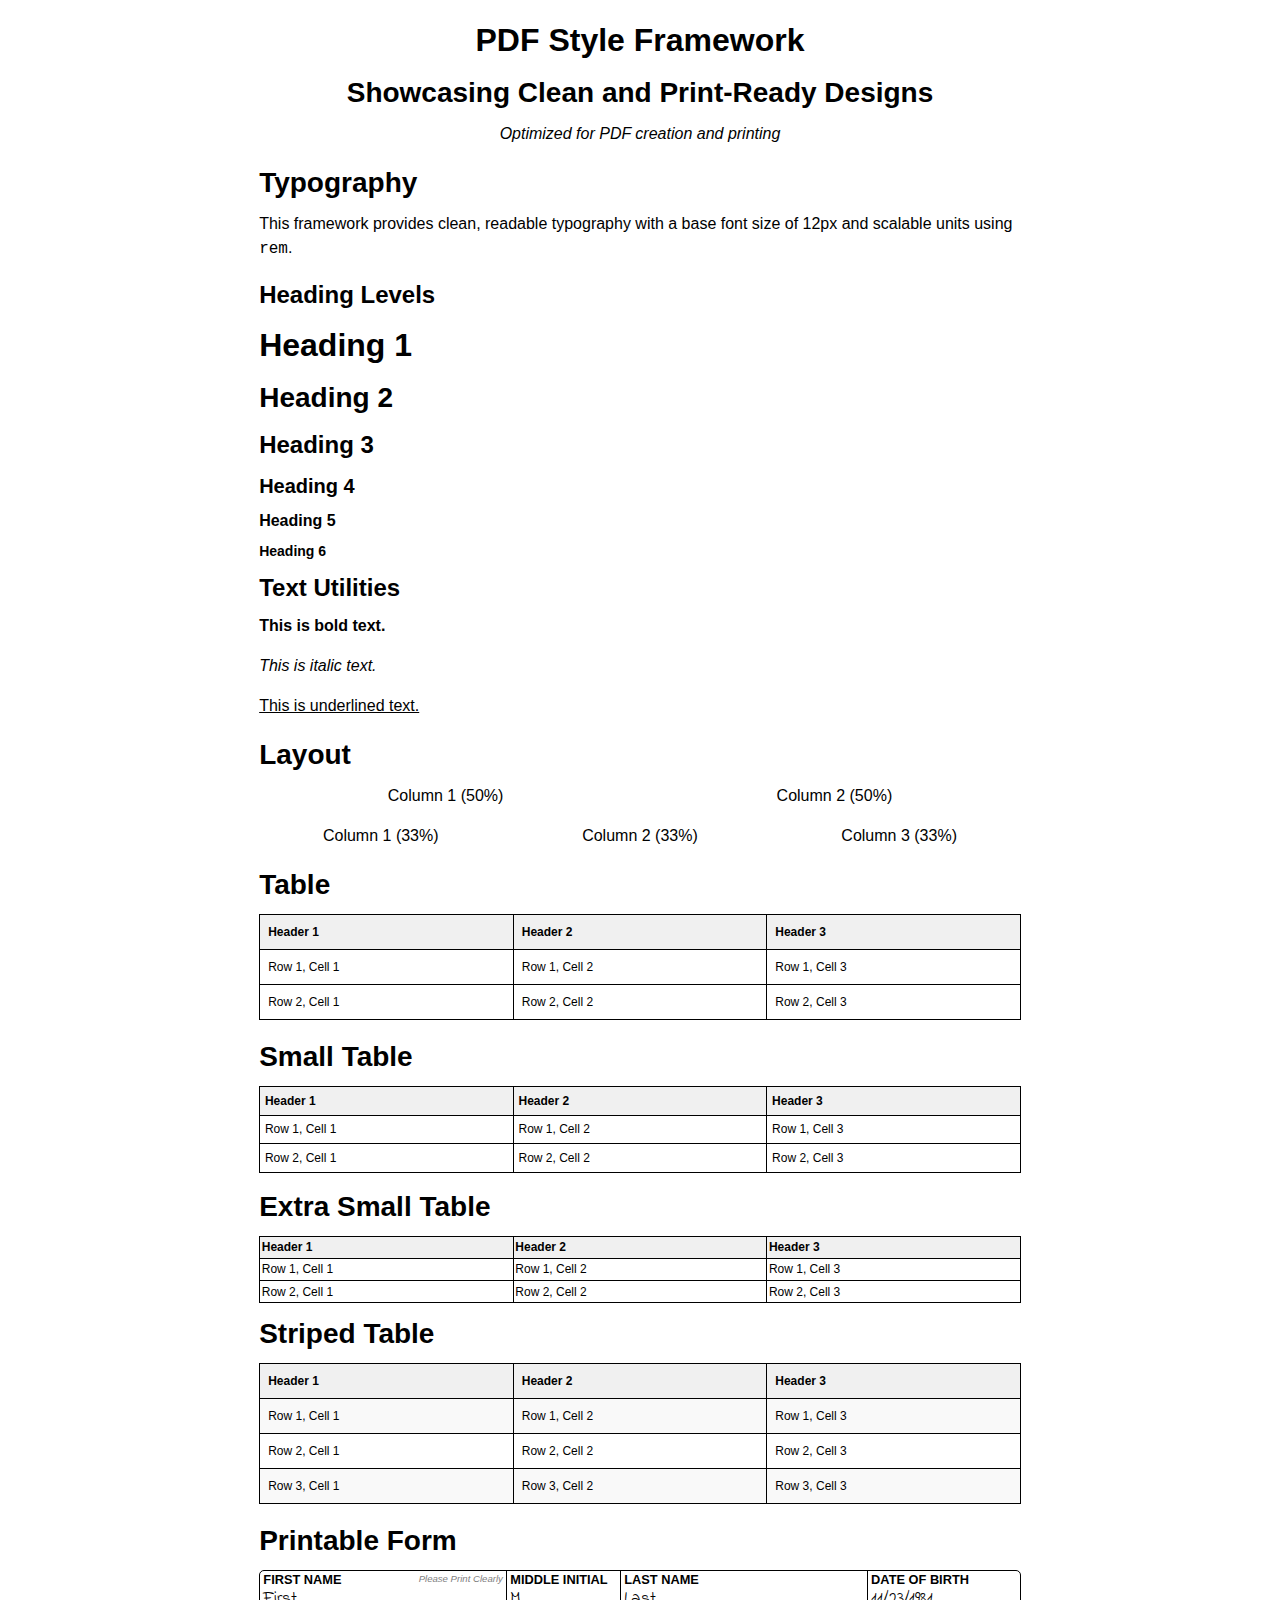
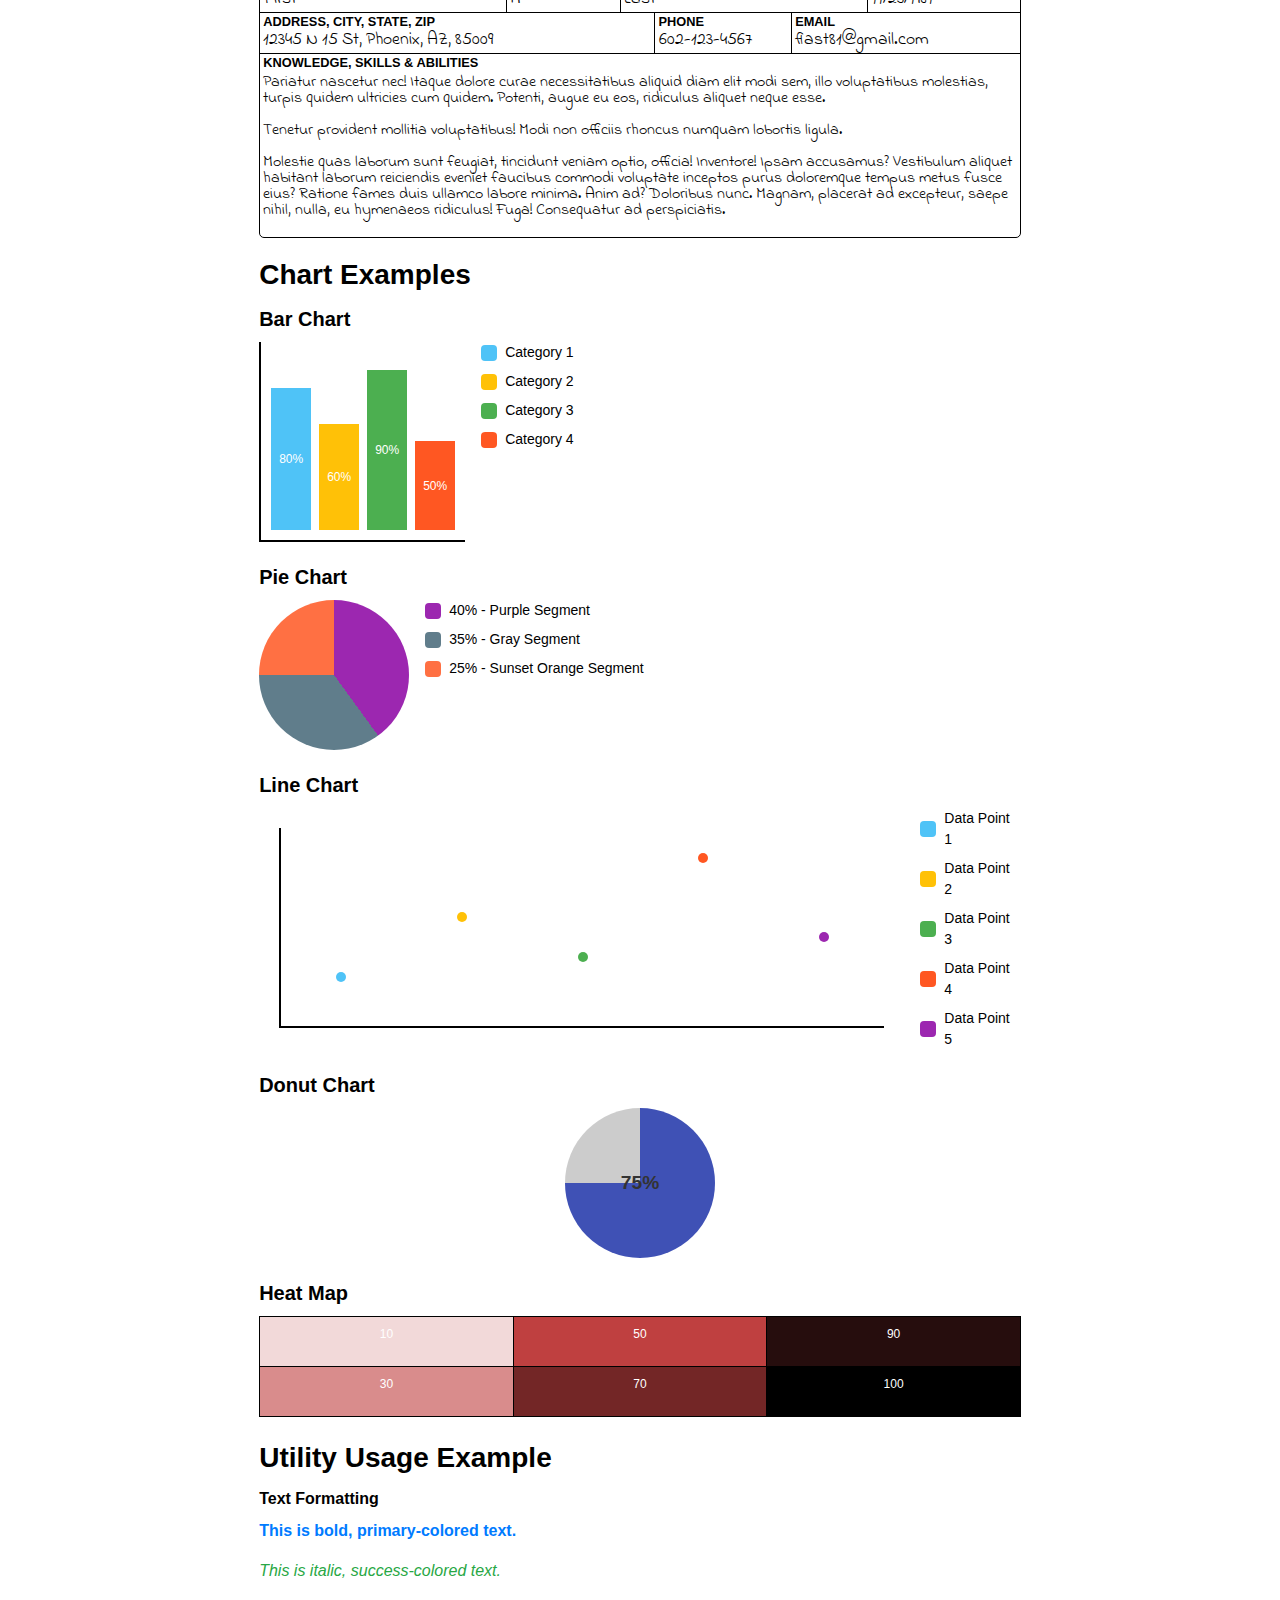
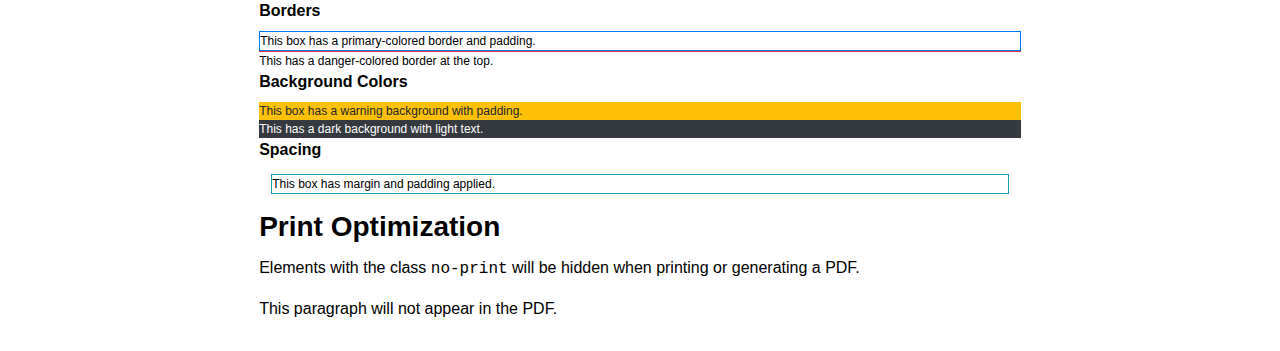
<file: index.html>
<!DOCTYPE html>
<html lang="en">
	<head>
		<meta charset="UTF-8" />
		<meta
			name="viewport"
			content="width=device-width, initial-scale=1.0"
		/>
		<title>PDF Style Framework Demo</title>
		<link
			rel="stylesheet"
			href="pdf-style.css"
		/>
	</head>
	<body>
		<div class="container">
			<!-- Header Section -->
			<header>
				<h1 class="text-center">PDF Style Framework</h1>
				<h2 class="text-center">Showcasing Clean and Print-Ready Designs</h2>
				<p class="text-center text-italic">
					Optimized for PDF creation and printing
				</p>
			</header>

			<!-- Typography Showcase -->
			<section>
				<h2>Typography</h2>
				<p>
					This framework provides clean, readable typography with a base font
					size of 12px and scalable units using <code>rem</code>.
				</p>
				<h3>Heading Levels</h3>
				<h1>Heading 1</h1>
				<h2>Heading 2</h2>
				<h3>Heading 3</h3>
				<h4>Heading 4</h4>
				<h5>Heading 5</h5>
				<h6>Heading 6</h6>

				<h3>Text Utilities</h3>
				<p class="text-bold">This is bold text.</p>
				<p class="text-italic">This is italic text.</p>
				<p class="text-underline">This is underlined text.</p>
			</section>

			<!-- Layout Showcase -->
			<section>
				<h2>Layout</h2>
				<div class="row">
					<div class="col-6">
						<p class="text-center">Column 1 (50%)</p>
					</div>
					<div class="col-6">
						<p class="text-center">Column 2 (50%)</p>
					</div>
				</div>
				<div class="row">
					<div class="col-4">
						<p class="text-center">Column 1 (33%)</p>
					</div>
					<div class="col-4">
						<p class="text-center">Column 2 (33%)</p>
					</div>
					<div class="col-4">
						<p class="text-center">Column 3 (33%)</p>
					</div>
				</div>
			</section>

			<!-- Table Showcase -->
			<section>
				<h2>Table</h2>
				<table>
					<thead>
						<tr>
							<th>Header 1</th>
							<th>Header 2</th>
							<th>Header 3</th>
						</tr>
					</thead>
					<tbody>
						<tr>
							<td>Row 1, Cell 1</td>
							<td>Row 1, Cell 2</td>
							<td>Row 1, Cell 3</td>
						</tr>
						<tr>
							<td>Row 2, Cell 1</td>
							<td>Row 2, Cell 2</td>
							<td>Row 2, Cell 3</td>
						</tr>
					</tbody>
				</table>
			</section>
			<section>
				<h2>Small Table</h2>
				<table class="table-sm">
					<thead>
						<tr>
							<th>Header 1</th>
							<th>Header 2</th>
							<th>Header 3</th>
						</tr>
					</thead>
					<tbody>
						<tr>
							<td>Row 1, Cell 1</td>
							<td>Row 1, Cell 2</td>
							<td>Row 1, Cell 3</td>
						</tr>
						<tr>
							<td>Row 2, Cell 1</td>
							<td>Row 2, Cell 2</td>
							<td>Row 2, Cell 3</td>
						</tr>
					</tbody>
				</table>

				<h2>Extra Small Table</h2>
				<table class="table-xs">
					<thead>
						<tr>
							<th>Header 1</th>
							<th>Header 2</th>
							<th>Header 3</th>
						</tr>
					</thead>
					<tbody>
						<tr>
							<td>Row 1, Cell 1</td>
							<td>Row 1, Cell 2</td>
							<td>Row 1, Cell 3</td>
						</tr>
						<tr>
							<td>Row 2, Cell 1</td>
							<td>Row 2, Cell 2</td>
							<td>Row 2, Cell 3</td>
						</tr>
					</tbody>
				</table>

				<h2>Striped Table</h2>
				<table class="table-striped">
					<thead>
						<tr>
							<th>Header 1</th>
							<th>Header 2</th>
							<th>Header 3</th>
						</tr>
					</thead>
					<tbody>
						<tr>
							<td>Row 1, Cell 1</td>
							<td>Row 1, Cell 2</td>
							<td>Row 1, Cell 3</td>
						</tr>
						<tr>
							<td>Row 2, Cell 1</td>
							<td>Row 2, Cell 2</td>
							<td>Row 2, Cell 3</td>
						</tr>
						<tr>
							<td>Row 3, Cell 1</td>
							<td>Row 3, Cell 2</td>
							<td>Row 3, Cell 3</td>
						</tr>
					</tbody>
				</table>
			</section>

			<h2>Printable Form</h2>
			<div class="printable-form">
				<!-- First Row -->
				<div class="form-row">
					<div class="form-cell">
						<div class="field-title">
							First Name<span class="instruction-text"
								>Please print clearly</span
							>
						</div>
						<div class="font-handwriting">First</div>
					</div>
					<div class="form-cell w-15">
						<div class="field-title">Middle Initial</div>
						<div class="font-handwriting">M</div>
					</div>
					<div class="form-cell">
						<div class="field-title">Last Name</div>
						<div class="font-handwriting">Last</div>
					</div>
					<div class="form-cell w-20">
						<div class="field-title">Date of Birth</div>
						<div class="font-handwriting">11/23/1981</div>
					</div>
				</div>

				<!-- Second Row -->
				<div class="form-row">
					<div
						class="form-cell"
						style="flex: 3"
					>
						<div class="field-title">Address, City, State, Zip</div>
						<div class="font-handwriting">
							12345 N 15 St, Phoenix, AZ, 85009
						</div>
					</div>
					<div class="form-cell">
						<div class="field-title">Phone</div>
						<div class="font-handwriting">602-123-4567</div>
					</div>
					<div class="form-cell w-30">
						<div class="field-title">Email</div>
						<div class="font-handwriting">flast81@gmail.com</div>
					</div>
				</div>

				<!-- Third Row -->
				<div class="form-row large-row">
					<div class="field-title">Knowledge, Skills & Abilities</div>
					<div class="font-handwriting">
						<p>
							Pariatur nascetur nec! Itaque dolore curae necessitatibus aliquid
							diam elit modi sem, illo voluptatibus molestias, turpis quidem
							ultricies cum quidem. Potenti, augue eu eos, ridiculus aliquet
							neque esse.
						</p>

						<p>
							Tenetur provident mollitia voluptatibus! Modi non officiis rhoncus
							numquam lobortis ligula.
						</p>

						<p>
							Molestie quas laborum sunt feugiat, tincidunt veniam optio,
							officia! Inventore! Ipsam accusamus? Vestibulum aliquet habitant
							laborum reiciendis eveniet faucibus commodi voluptate inceptos
							purus doloremque tempus metus fusce eius? Ratione fames duis
							ullamco labore minima. Anim ad? Doloribus nunc. Magnam, placerat
							ad excepteur, saepe nihil, nulla, eu hymenaeos ridiculus! Fuga!
							Consequatur ad perspiciatis.
						</p>
					</div>
				</div>
			</div>

			<!-- Chart Examples -->
			<section>
				<h2>Chart Examples</h2>
				<h4>Bar Chart</h4>
				<div class="bar-chart-container mb-5">
					<div class="bar-chart">
						<div
							class="bar bg-sky-blue"
							style="--bar-height: 80%"
						>
							80%
						</div>
						<div
							class="bar bg-amber"
							style="--bar-height: 60%"
						>
							60%
						</div>
						<div
							class="bar bg-emerald-green"
							style="--bar-height: 90%"
						>
							90%
						</div>
						<div
							class="bar bg-tomato-red"
							style="--bar-height: 50%"
						>
							50%
						</div>
					</div>
					<div class="bar-legend">
						<div>
							<span class="bar-legend-color bg-sky-blue"></span>Category 1
						</div>
						<div><span class="bar-legend-color bg-amber"></span>Category 2</div>
						<div>
							<span class="bar-legend-color bg-emerald-green"></span>Category 3
						</div>
						<div>
							<span class="bar-legend-color bg-tomato-red"></span>Category 4
						</div>
					</div>
				</div>

				<h4>Pie Chart</h4>
				<div class="pie-chart-container mb-5">
					<div class="pie-chart"></div>
					<div class="pie-legend">
						<div>
							<span class="pie-legend-color bg-purple-orchid"></span>40% -
							Purple Segment
						</div>
						<div>
							<span class="pie-legend-color bg-cool-gray"></span>35% - Gray
							Segment
						</div>
						<div>
							<span class="pie-legend-color bg-sunset-orange"></span>25% -
							Sunset Orange Segment
						</div>
					</div>
				</div>

				<h4>Line Chart</h4>
				<div class="line-chart-container mb-5">
					<div class="line-chart">
						<div
							class="line-point bg-sky-blue"
							style="left: 10%; bottom: 20%"
						></div>
						<div
							class="line-point bg-amber"
							style="left: 30%; bottom: 50%"
						></div>
						<div
							class="line-point bg-emerald-green"
							style="left: 50%; bottom: 30%"
						></div>
						<div
							class="line-point bg-tomato-red"
							style="left: 70%; bottom: 80%"
						></div>
						<div
							class="line-point bg-purple-orchid"
							style="left: 90%; bottom: 40%"
						></div>
					</div>
					<div class="line-legend">
						<div>
							<span class="line-legend-color bg-sky-blue"></span>Data Point 1
						</div>
						<div>
							<span class="line-legend-color bg-amber"></span>Data Point 2
						</div>
						<div>
							<span class="line-legend-color bg-emerald-green"></span>Data Point
							3
						</div>
						<div>
							<span class="line-legend-color bg-tomato-red"></span>Data Point 4
						</div>
						<div>
							<span class="line-legend-color bg-purple-orchid"></span>Data Point
							5
						</div>
					</div>
				</div>

				<h4>Donut Chart</h4>
				<div class="donut-chart mb-5">
					<div
						class="donut"
						style="--percent: 75"
					>
						75%
					</div>
				</div>

				<h4>Heat Map</h4>
				<table class="heatmap mb-5">
					<tr>
						<td style="--value: 10">10</td>
						<td style="--value: 50">50</td>
						<td style="--value: 90">90</td>
					</tr>
					<tr>
						<td style="--value: 30">30</td>
						<td style="--value: 70">70</td>
						<td style="--value: 100">100</td>
					</tr>
				</table>
			</section>

			<h2>Utility Usage Example</h2>
			<section>
				<h5>Text Formatting</h5>
				<p class="text-bold text-primary">
					This is bold, primary-colored text.
				</p>
				<p class="text-italic text-success">
					This is italic, success-colored text.
				</p>
				<h5>Borders</h5>
				<div class="border border-primary p-3">
					This box has a primary-colored border and padding.
				</div>
				<div class="border-top border-danger">
					This has a danger-colored border at the top.
				</div>

				<h5>Background Colors</h5>
				<div class="bg-warning p-3">
					This box has a warning background with padding.
				</div>
				<div class="bg-dark text-light p-2">
					This has a dark background with light text.
				</div>

				<h5>Spacing</h5>
				<div class="m-3 p-2 border border-info">
					This box has margin and padding applied.
				</div>
			</section>

			<!-- Print Optimization -->
			<section>
				<h2>Print Optimization</h2>
				<p>
					Elements with the class <code>no-print</code> will be hidden when
					printing or generating a PDF.
				</p>
				<p class="no-print">This paragraph will not appear in the PDF.</p>
			</section>
		</div>
	</body>
</html>
</file>
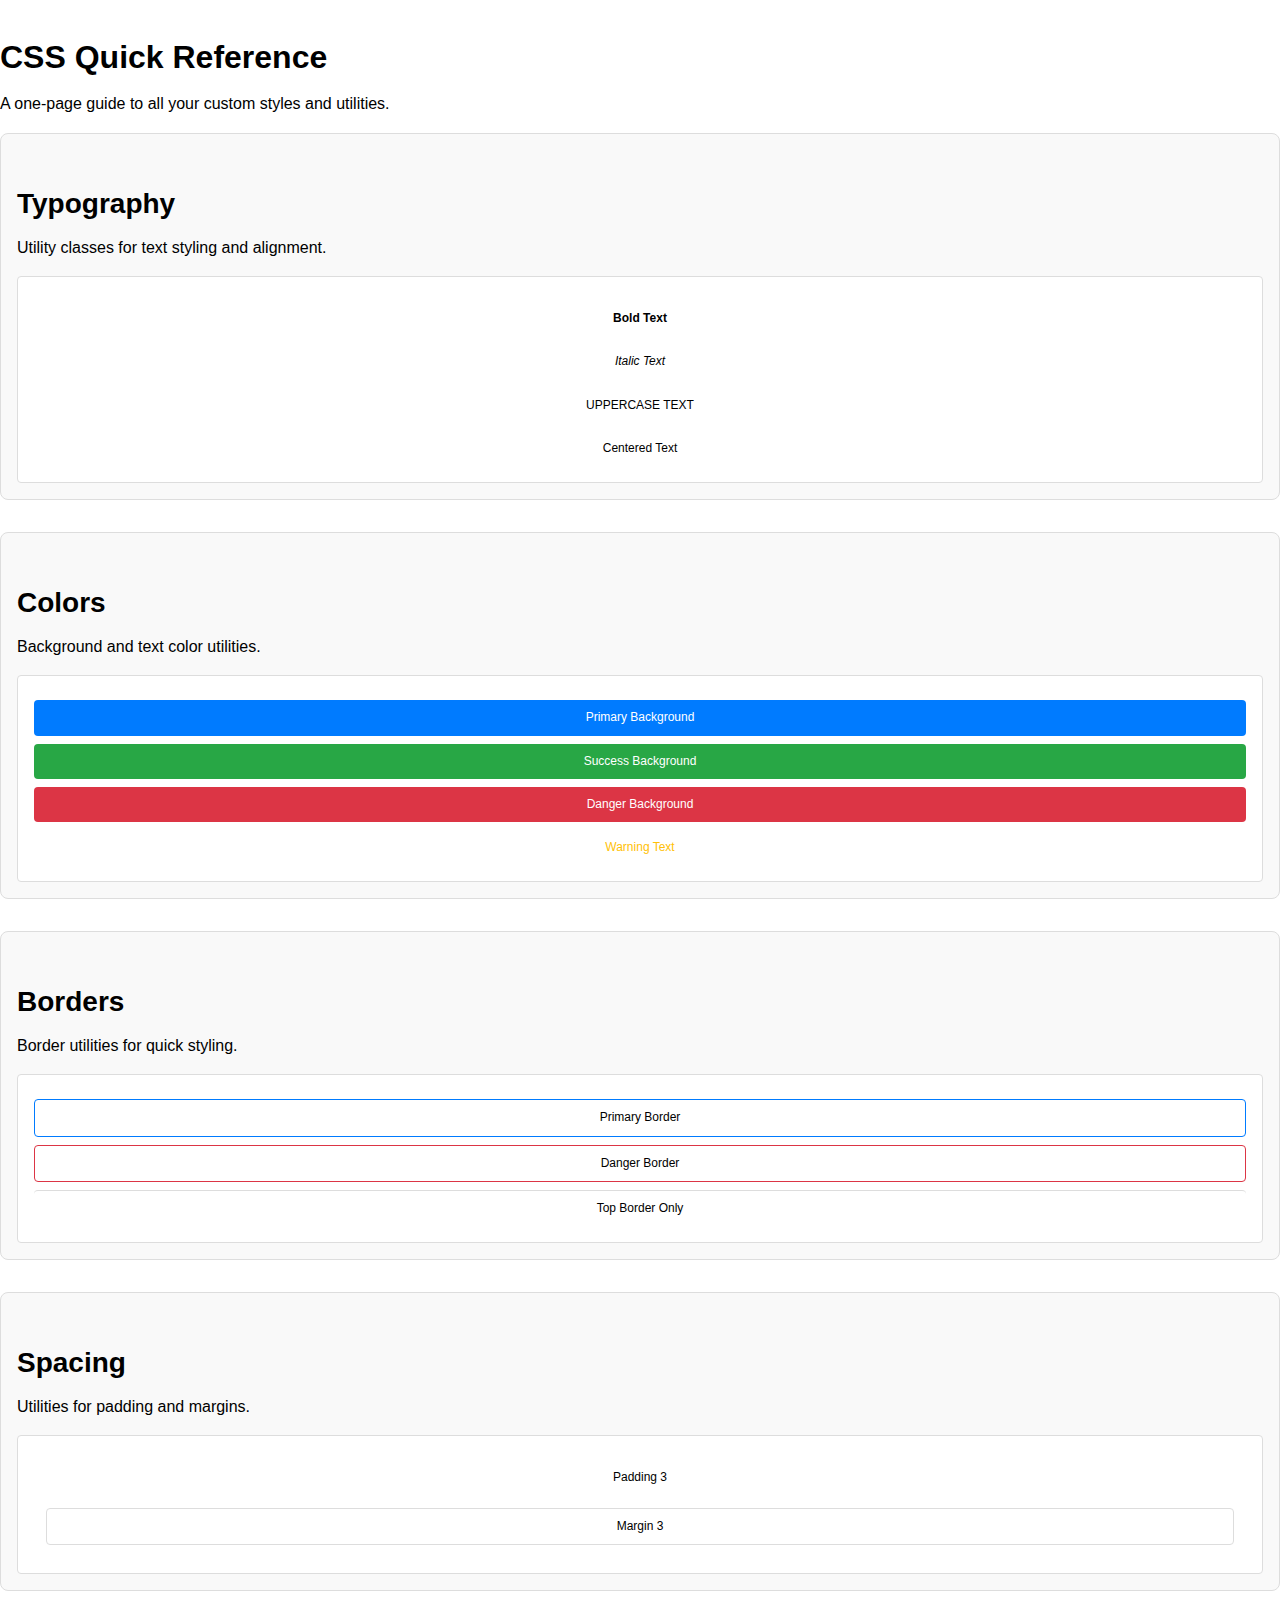
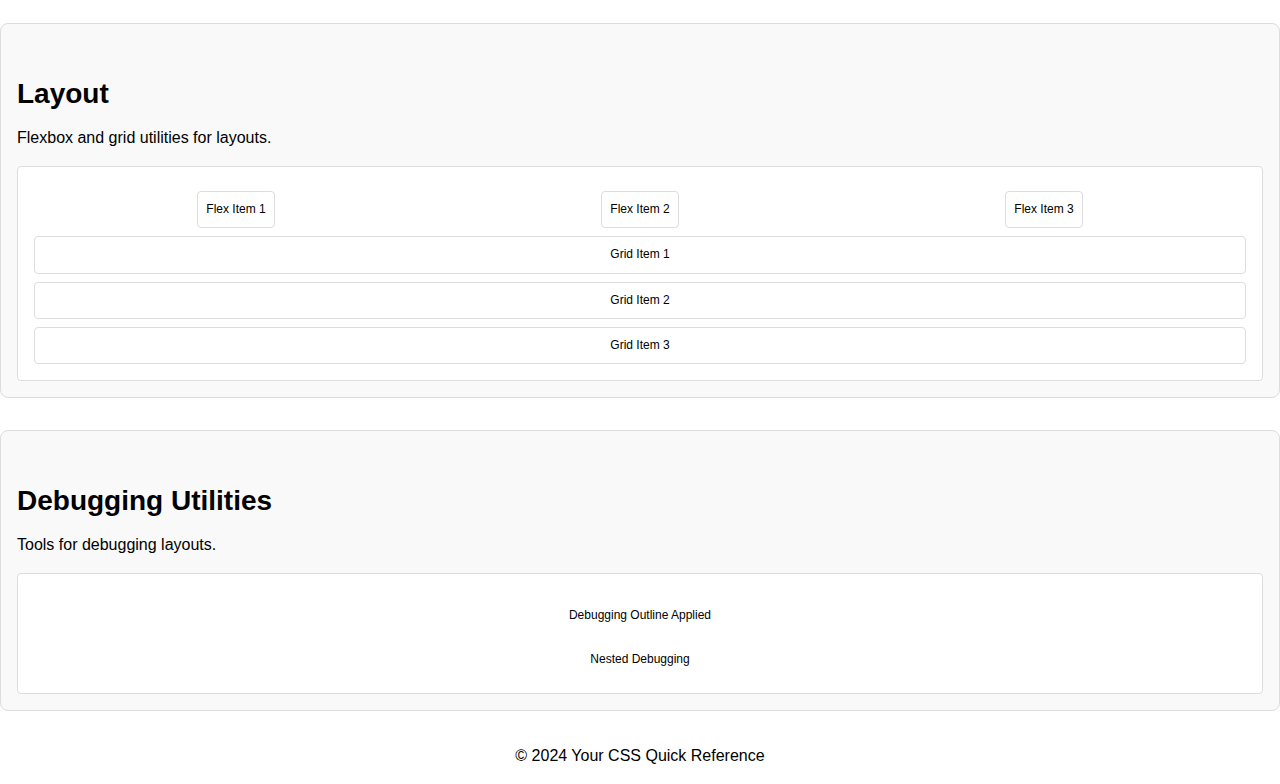
<file: css-quick-reference.html>
<!DOCTYPE html>
<html lang="en">
	<head>
		<meta charset="UTF-8" />
		<meta
			name="viewport"
			content="width=device-width, initial-scale=1.0"
		/>
		<title>CSS Quick Reference</title>
		<link
			rel="stylesheet"
			href="pdf-style.css"
		/>
		<style>
			/* Quick Reference Page Styling */
			body {
				font-family: Arial, sans-serif;
				line-height: 1.6;
			}
			h1,
			h2,
			h3 {
				margin-top: 2rem;
			}
			.section {
				margin-bottom: 2rem;
				padding: 1rem;
				border: 1px solid #ddd;
				border-radius: 8px;
				background-color: #f9f9f9;
			}
			.example {
				border: 1px solid #ddd;
				padding: 1rem;
				margin-top: 0.5rem;
				border-radius: 4px;
				background-color: #fff;
			}
			.example .example-box {
				margin-top: 0.5rem;
				padding: 0.5rem;
				border-radius: 4px;
				text-align: center;
			}
		</style>
	</head>
	<body>
		<header>
			<h1>CSS Quick Reference</h1>
			<p>A one-page guide to all your custom styles and utilities.</p>
		</header>

		<!-- Typography -->
		<section class="section">
			<h2>Typography</h2>
			<p>Utility classes for text styling and alignment.</p>
			<div class="example">
				<div class="example-box text-bold">Bold Text</div>
				<div class="example-box text-italic">Italic Text</div>
				<div class="example-box text-uppercase">Uppercase Text</div>
				<div class="example-box text-center">Centered Text</div>
			</div>
		</section>

		<!-- Colors -->
		<section class="section">
			<h2>Colors</h2>
			<p>Background and text color utilities.</p>
			<div class="example">
				<div class="example-box bg-primary text-light">Primary Background</div>
				<div class="example-box bg-success text-light">Success Background</div>
				<div class="example-box bg-danger text-light">Danger Background</div>
				<div class="example-box text-warning">Warning Text</div>
			</div>
		</section>

		<!-- Borders -->
		<section class="section">
			<h2>Borders</h2>
			<p>Border utilities for quick styling.</p>
			<div class="example">
				<div class="example-box border border-primary">Primary Border</div>
				<div class="example-box border border-danger">Danger Border</div>
				<div class="example-box border-top">Top Border Only</div>
			</div>
		</section>

		<!-- Spacing -->
		<section class="section">
			<h2>Spacing</h2>
			<p>Utilities for padding and margins.</p>
			<div class="example">
				<div class="example-box p-3">Padding 3</div>
				<div class="example-box m-3 border">Margin 3</div>
			</div>
		</section>

		<!-- Layout -->
		<section class="section">
			<h2>Layout</h2>
			<p>Flexbox and grid utilities for layouts.</p>
			<div class="example">
				<div class="flex-container justify-around">
					<div class="example-box border">Flex Item 1</div>
					<div class="example-box border">Flex Item 2</div>
					<div class="example-box border">Flex Item 3</div>
				</div>
				<div class="grid grid-cols-3 grid-gap-2">
					<div class="example-box border">Grid Item 1</div>
					<div class="example-box border">Grid Item 2</div>
					<div class="example-box border">Grid Item 3</div>
				</div>
			</div>
		</section>

		<!-- Debugging -->
		<section class="section">
			<h2>Debugging Utilities</h2>
			<p>Tools for debugging layouts.</p>
			<div class="example">
				<div class="example-box debug-outline">Debugging Outline Applied</div>
				<div class="example-box debug-outline">
					<div class="debug-outline">Nested Debugging</div>
				</div>
			</div>
		</section>

		<footer>
			<p style="text-align: center">&copy; 2024 Your CSS Quick Reference</p>
		</footer>
	</body>
</html>
</file>
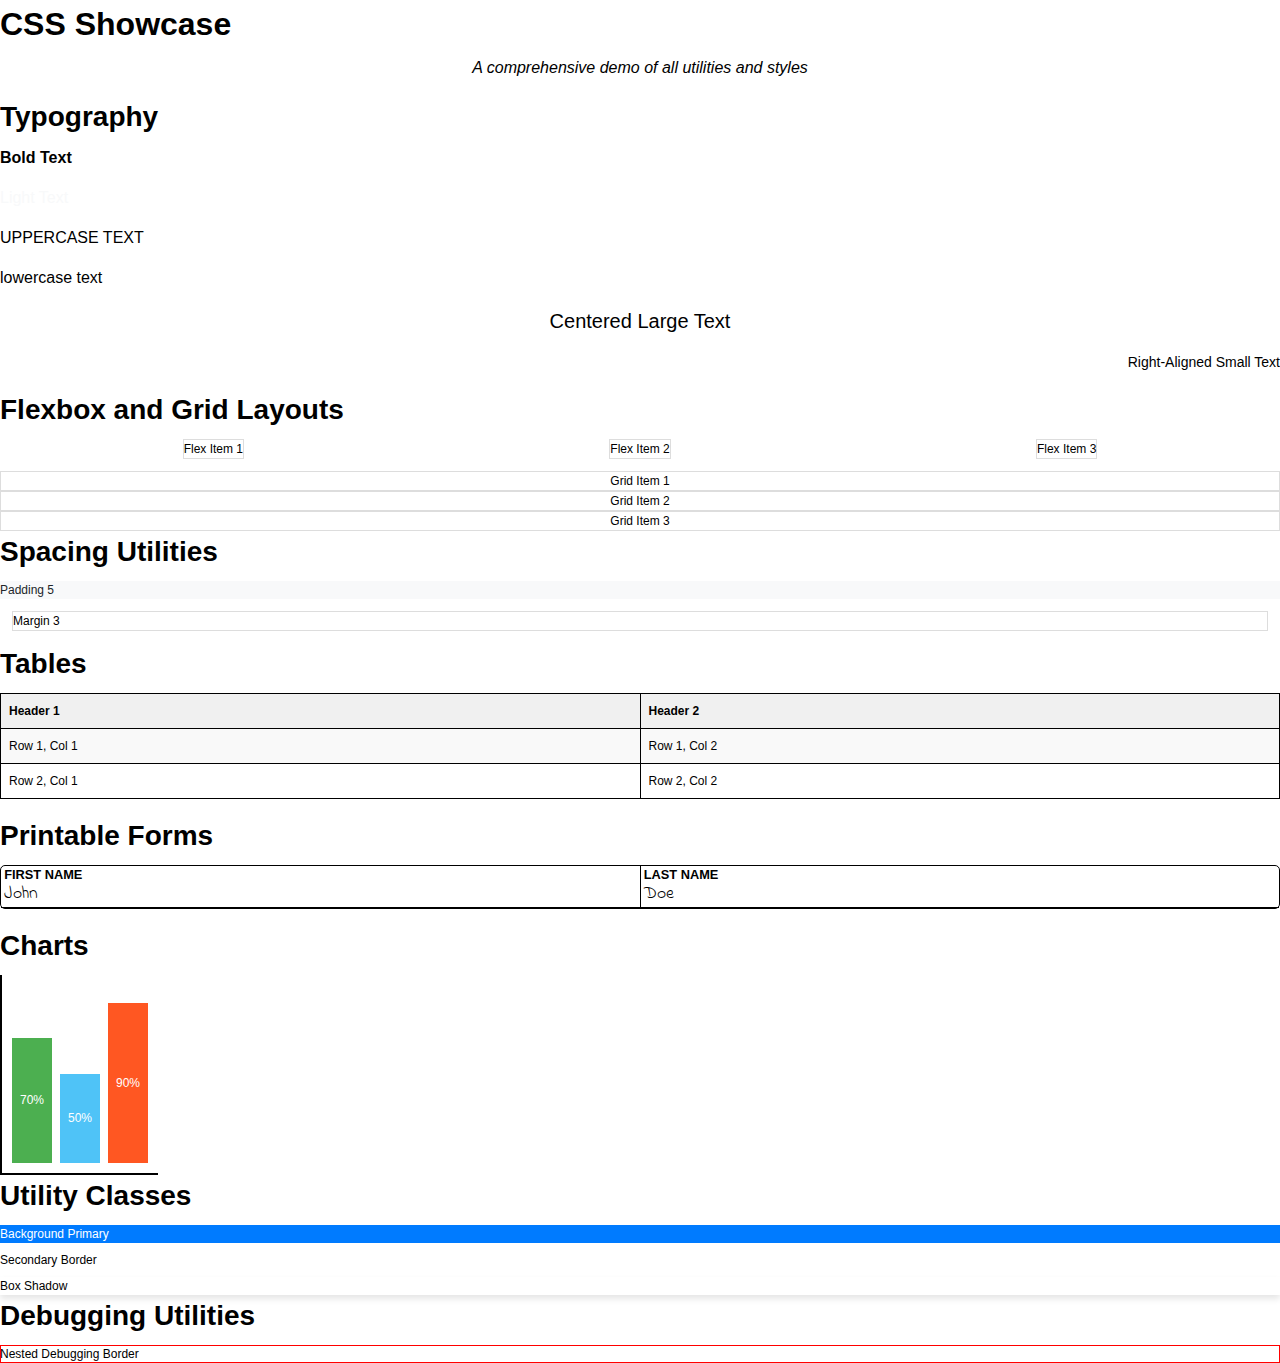
<file: css-showcase.html>
<!DOCTYPE html>
<html lang="en">
	<head>
		<meta charset="UTF-8" />
		<meta
			name="viewport"
			content="width=device-width, initial-scale=1.0"
		/>
		<title>CSS Showcase</title>
		<link
			rel="stylesheet"
			href="pdf-style.css"
		/>
	</head>
	<body>
		<!-- Base Styling -->
		<header>
			<h1>CSS Showcase</h1>
			<p class="text-center text-italic">
				A comprehensive demo of all utilities and styles
			</p>
		</header>

		<!-- Typography -->
		<section>
			<h2>Typography</h2>
			<p class="text-bold">Bold Text</p>
			<p class="text-light">Light Text</p>
			<p class="text-uppercase">Uppercase Text</p>
			<p class="text-lowercase">Lowercase Text</p>
			<p class="text-center text-xl">Centered Large Text</p>
			<p class="text-right text-sm">Right-Aligned Small Text</p>
		</section>

		<!-- Flexbox and Grid Layouts -->
		<section>
			<h2>Flexbox and Grid Layouts</h2>
			<div class="flex-container justify-around">
				<div class="text-center border p-3">Flex Item 1</div>
				<div class="text-center border p-3">Flex Item 2</div>
				<div class="text-center border p-3">Flex Item 3</div>
			</div>
			<div class="grid grid-cols-3 grid-gap-2 mt-3">
				<div class="text-center border">Grid Item 1</div>
				<div class="text-center border">Grid Item 2</div>
				<div class="text-center border">Grid Item 3</div>
			</div>
		</section>

		<!-- Spacing Utilities -->
		<section>
			<h2>Spacing Utilities</h2>
			<div class="p-5 bg-light text-dark">Padding 5</div>
			<div class="m-3 border">Margin 3</div>
		</section>

		<!-- Tables -->
		<section>
			<h2>Tables</h2>
			<table class="table-striped">
				<thead>
					<tr>
						<th>Header 1</th>
						<th>Header 2</th>
					</tr>
				</thead>
				<tbody>
					<tr>
						<td>Row 1, Col 1</td>
						<td>Row 1, Col 2</td>
					</tr>
					<tr>
						<td>Row 2, Col 1</td>
						<td>Row 2, Col 2</td>
					</tr>
				</tbody>
			</table>
		</section>

		<!-- Printable Forms -->
		<section>
			<h2>Printable Forms</h2>
			<div class="printable-form">
				<div class="form-row">
					<div class="form-cell">
						<div class="field-title">First Name</div>
						<div class="font-handwriting">John</div>
					</div>
					<div class="form-cell">
						<div class="field-title">Last Name</div>
						<div class="font-handwriting">Doe</div>
					</div>
				</div>
			</div>
		</section>

		<!-- Charts -->
		<section>
			<h2>Charts</h2>
			<div class="bar-chart-container">
				<div class="bar-chart">
					<div
						class="bar bg-emerald-green"
						style="--bar-height: 70%"
					>
						70%
					</div>
					<div
						class="bar bg-sky-blue"
						style="--bar-height: 50%"
					>
						50%
					</div>
					<div
						class="bar bg-tomato-red"
						style="--bar-height: 90%"
					>
						90%
					</div>
				</div>
			</div>
		</section>

		<!-- Utility Classes -->
		<section>
			<h2>Utility Classes</h2>
			<div class="bg-primary text-light p-2">Background Primary</div>
			<div class="border-secondary p-2 mt-2">Secondary Border</div>
			<div class="shadow p-2 mt-2">Box Shadow</div>
		</section>

		<!-- Debugging -->
		<section>
			<h2>Debugging Utilities</h2>
			<div class="dbb">
				<div class="dbb">
					<div class="dbb">Nested Debugging Border</div>
				</div>
			</div>
		</section>
	</body>
</html>
</file>
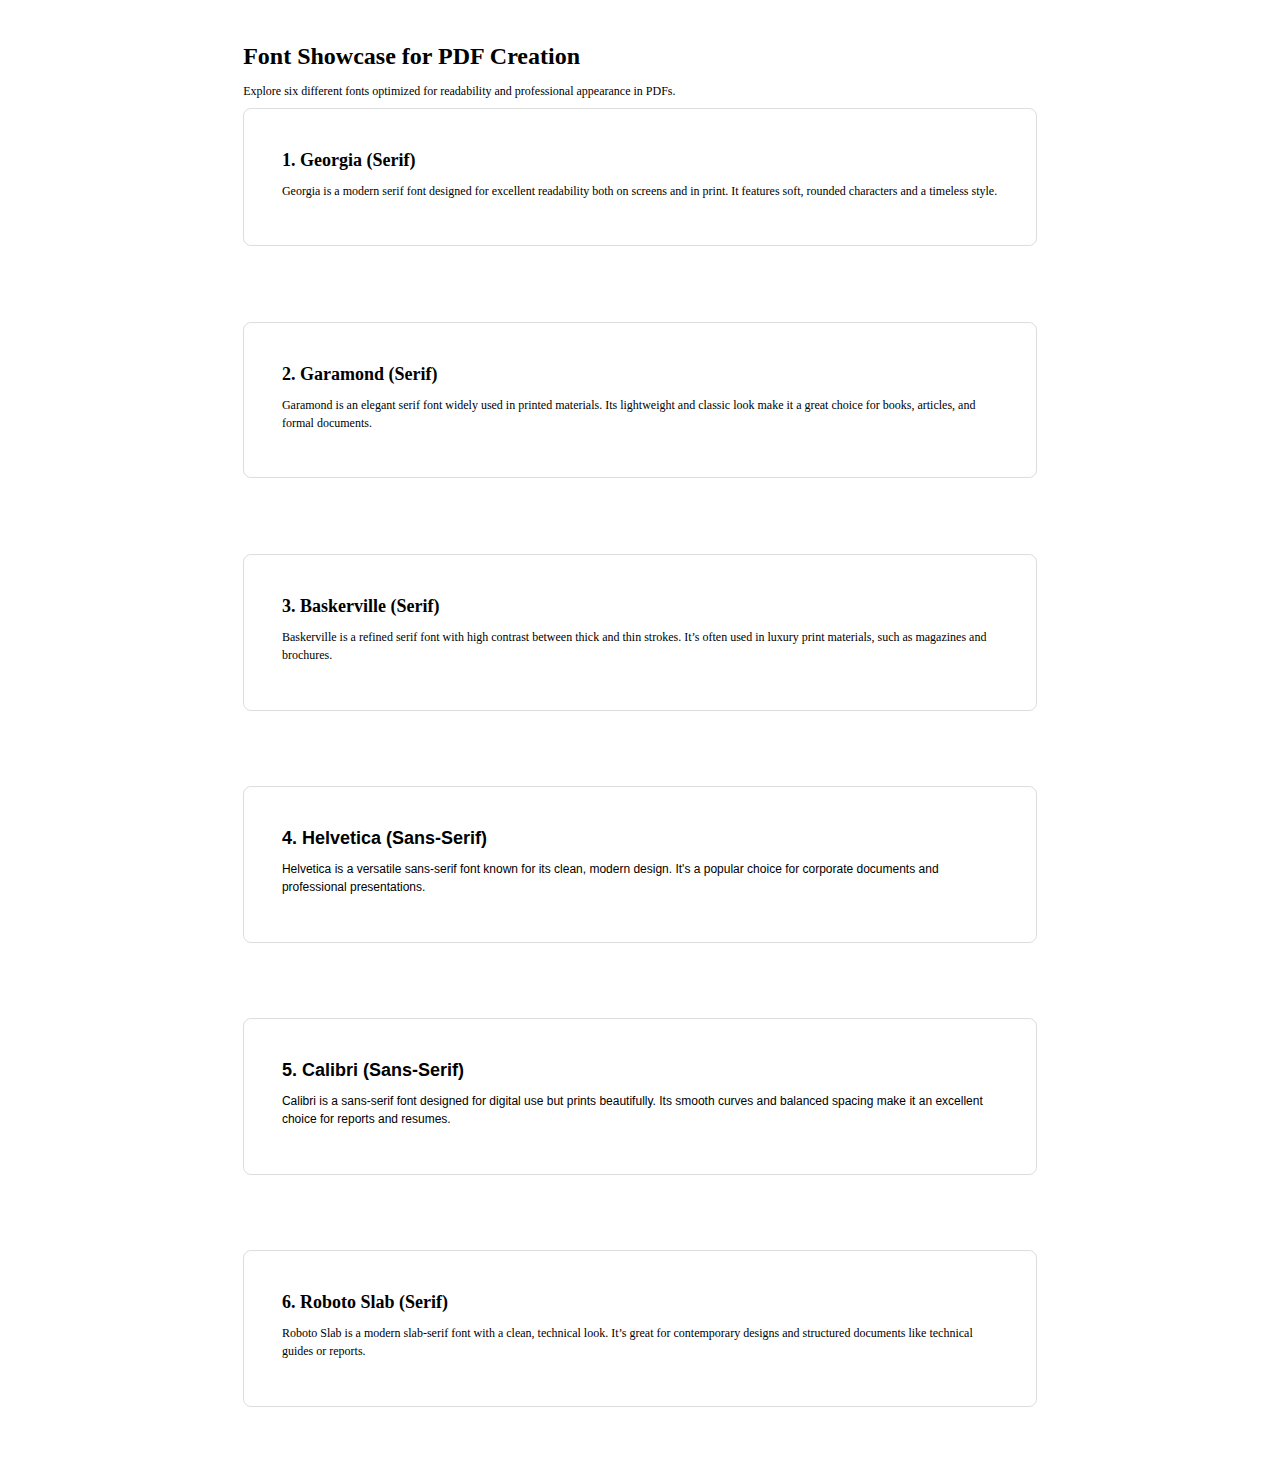
<file: font-examples.html>
<!DOCTYPE html>
<html lang="en">
	<head>
		<meta charset="UTF-8" />
		<meta
			name="viewport"
			content="width=device-width, initial-scale=1.0"
		/>
		<meta
			name="description"
			content="Font Showcase for PDF Creation"
		/>
		<title>Font Showcase for PDF</title>
		<style>
			/* General Reset */
			* {
				margin: 0;
				padding: 0;
				box-sizing: border-box;
			}

			body {
				margin: 1cm;
				font-size: 12px;
				line-height: 1.5;
				background-color: #ffffff;
				color: #000000;
			}

			h1,
			h2,
			h3,
			p {
				margin-bottom: 0.5rem;
			}

			.container {
				max-width: 21cm;
				margin: auto;
			}

			section {
				margin-bottom: 2cm;
				padding: 1cm;
				border: 1px solid #ddd;
				border-radius: 8px;
			}

			section h2 {
				margin-bottom: 0.5rem;
			}

			.georgia {
				font-family: "Georgia", serif;
			}

			.garamond {
				font-family: "Garamond", serif;
			}

			.baskerville {
				font-family: "Baskerville", serif;
			}

			.helvetica {
				font-family: "Helvetica", sans-serif;
			}

			.calibri {
				font-family: "Calibri", sans-serif;
			}

			.roboto-slab {
				font-family: "Roboto Slab", serif;
			}
		</style>
	</head>
	<body>
		<div class="container">
			<header>
				<h1 class="text-center">Font Showcase for PDF Creation</h1>
				<p>
					Explore six different fonts optimized for readability and professional
					appearance in PDFs.
				</p>
			</header>

			<!-- Georgia -->
			<section class="georgia">
				<h2>1. Georgia (Serif)</h2>
				<p>
					Georgia is a modern serif font designed for excellent readability both
					on screens and in print. It features soft, rounded characters and a
					timeless style.
				</p>
			</section>

			<!-- Garamond -->
			<section class="garamond">
				<h2>2. Garamond (Serif)</h2>
				<p>
					Garamond is an elegant serif font widely used in printed materials.
					Its lightweight and classic look make it a great choice for books,
					articles, and formal documents.
				</p>
			</section>

			<!-- Baskerville -->
			<section class="baskerville">
				<h2>3. Baskerville (Serif)</h2>
				<p>
					Baskerville is a refined serif font with high contrast between thick
					and thin strokes. It’s often used in luxury print materials, such as
					magazines and brochures.
				</p>
			</section>

			<!-- Helvetica -->
			<section class="helvetica">
				<h2>4. Helvetica (Sans-Serif)</h2>
				<p>
					Helvetica is a versatile sans-serif font known for its clean, modern
					design. It's a popular choice for corporate documents and professional
					presentations.
				</p>
			</section>

			<!-- Calibri -->
			<section class="calibri">
				<h2>5. Calibri (Sans-Serif)</h2>
				<p>
					Calibri is a sans-serif font designed for digital use but prints
					beautifully. Its smooth curves and balanced spacing make it an
					excellent choice for reports and resumes.
				</p>
			</section>

			<!-- Roboto Slab -->
			<section class="roboto-slab">
				<h2>6. Roboto Slab (Serif)</h2>
				<p>
					Roboto Slab is a modern slab-serif font with a clean, technical look.
					It’s great for contemporary designs and structured documents like
					technical guides or reports.
				</p>
			</section>
		</div>
	</body>
</html>
</file>
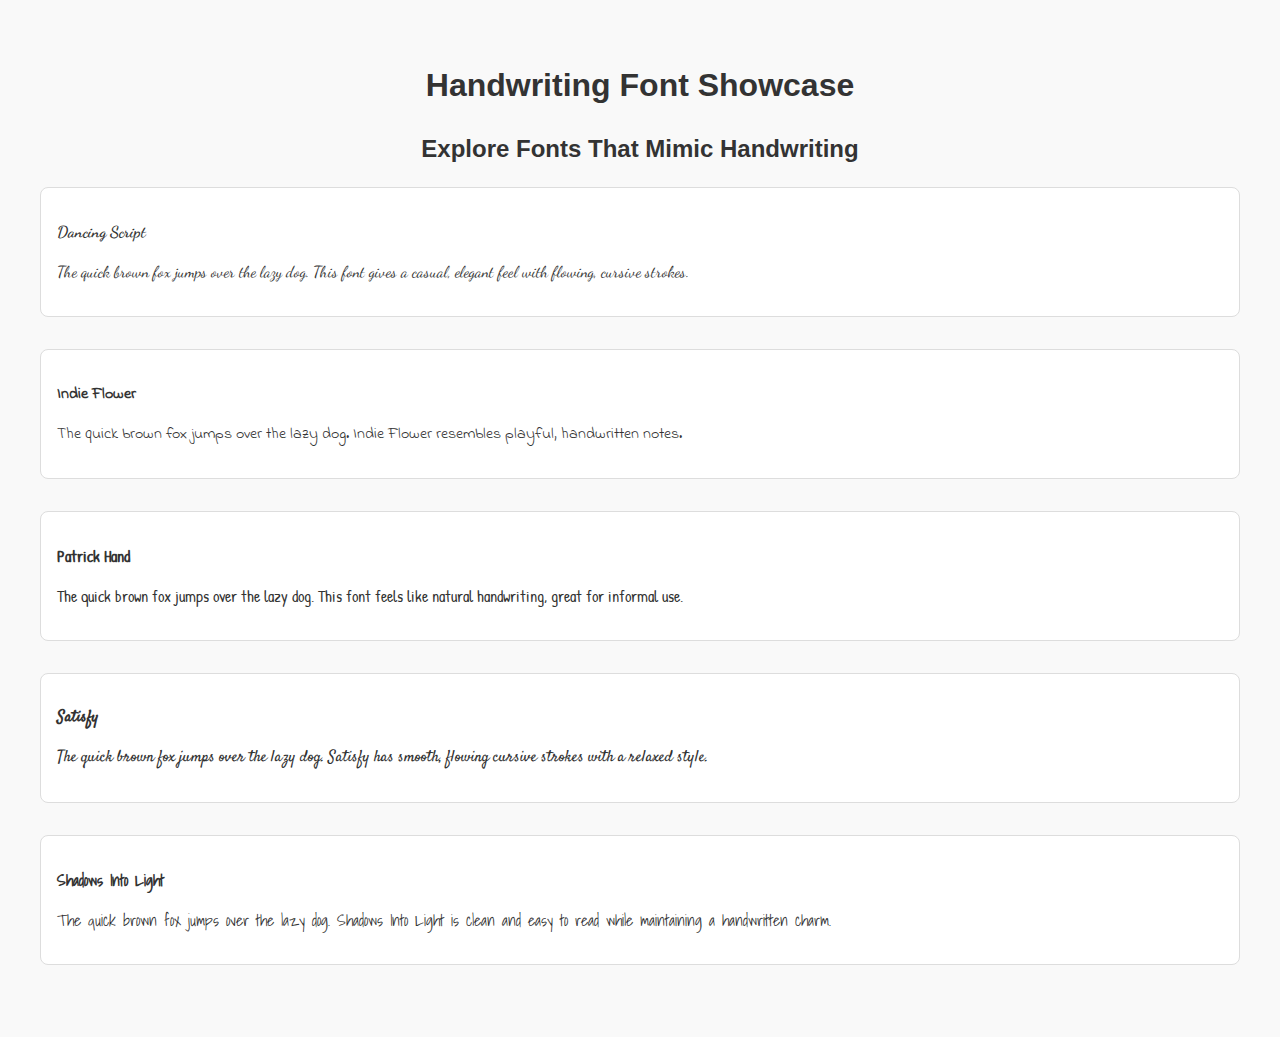
<file: handwriting-fonts.html>
<!DOCTYPE html>
<html lang="en">
	<head>
		<meta charset="UTF-8" />
		<meta
			name="viewport"
			content="width=device-width, initial-scale=1.0"
		/>
		<meta
			name="description"
			content="Handwriting Font Showcase"
		/>
		<title>Handwriting Font Showcase</title>

		<!-- Google Fonts for Handwriting Styles -->
		<link
			href="https://fonts.googleapis.com/css2?family=Dancing+Script&family=Indie+Flower&family=Patrick+Hand&family=Satisfy&family=Shadows+Into+Light&display=swap"
			rel="stylesheet"
		/>

		<style>
			/* Base Styling */
			body {
				font-size: 16px;
				line-height: 1.5;
				background-color: #f9f9f9;
				color: #333;
				font-family: Arial, sans-serif;
				padding: 2rem;
			}

			h1,
			h2 {
				text-align: center;
			}

			.font-example {
				margin-bottom: 2rem;
				padding: 1rem;
				background: #fff;
				border: 1px solid #ddd;
				border-radius: 8px;
			}

			.font-name {
				font-weight: bold;
				margin-bottom: 0.5rem;
			}

			/* Handwriting Fonts */
			.dancing-script {
				font-family: "Dancing Script", cursive;
			}

			.indie-flower {
				font-family: "Indie Flower", cursive;
			}

			.patrick-hand {
				font-family: "Patrick Hand", cursive;
			}

			.satisfy {
				font-family: "Satisfy", cursive;
			}

			.shadows-into-light {
				font-family: "Shadows Into Light", cursive;
			}
		</style>
	</head>
	<body>
		<h1>Handwriting Font Showcase</h1>
		<h2>Explore Fonts That Mimic Handwriting</h2>

		<div class="font-example dancing-script">
			<p class="font-name">Dancing Script</p>
			<p>
				The quick brown fox jumps over the lazy dog. This font gives a casual,
				elegant feel with flowing, cursive strokes.
			</p>
		</div>

		<div class="font-example indie-flower">
			<p class="font-name">Indie Flower</p>
			<p>
				The quick brown fox jumps over the lazy dog. Indie Flower resembles
				playful, handwritten notes.
			</p>
		</div>

		<div class="font-example patrick-hand">
			<p class="font-name">Patrick Hand</p>
			<p>
				The quick brown fox jumps over the lazy dog. This font feels like
				natural handwriting, great for informal use.
			</p>
		</div>

		<div class="font-example satisfy">
			<p class="font-name">Satisfy</p>
			<p>
				The quick brown fox jumps over the lazy dog. Satisfy has smooth, flowing
				cursive strokes with a relaxed style.
			</p>
		</div>

		<div class="font-example shadows-into-light">
			<p class="font-name">Shadows Into Light</p>
			<p>
				The quick brown fox jumps over the lazy dog. Shadows Into Light is clean
				and easy to read while maintaining a handwritten charm.
			</p>
		</div>
	</body>
</html>
</file>
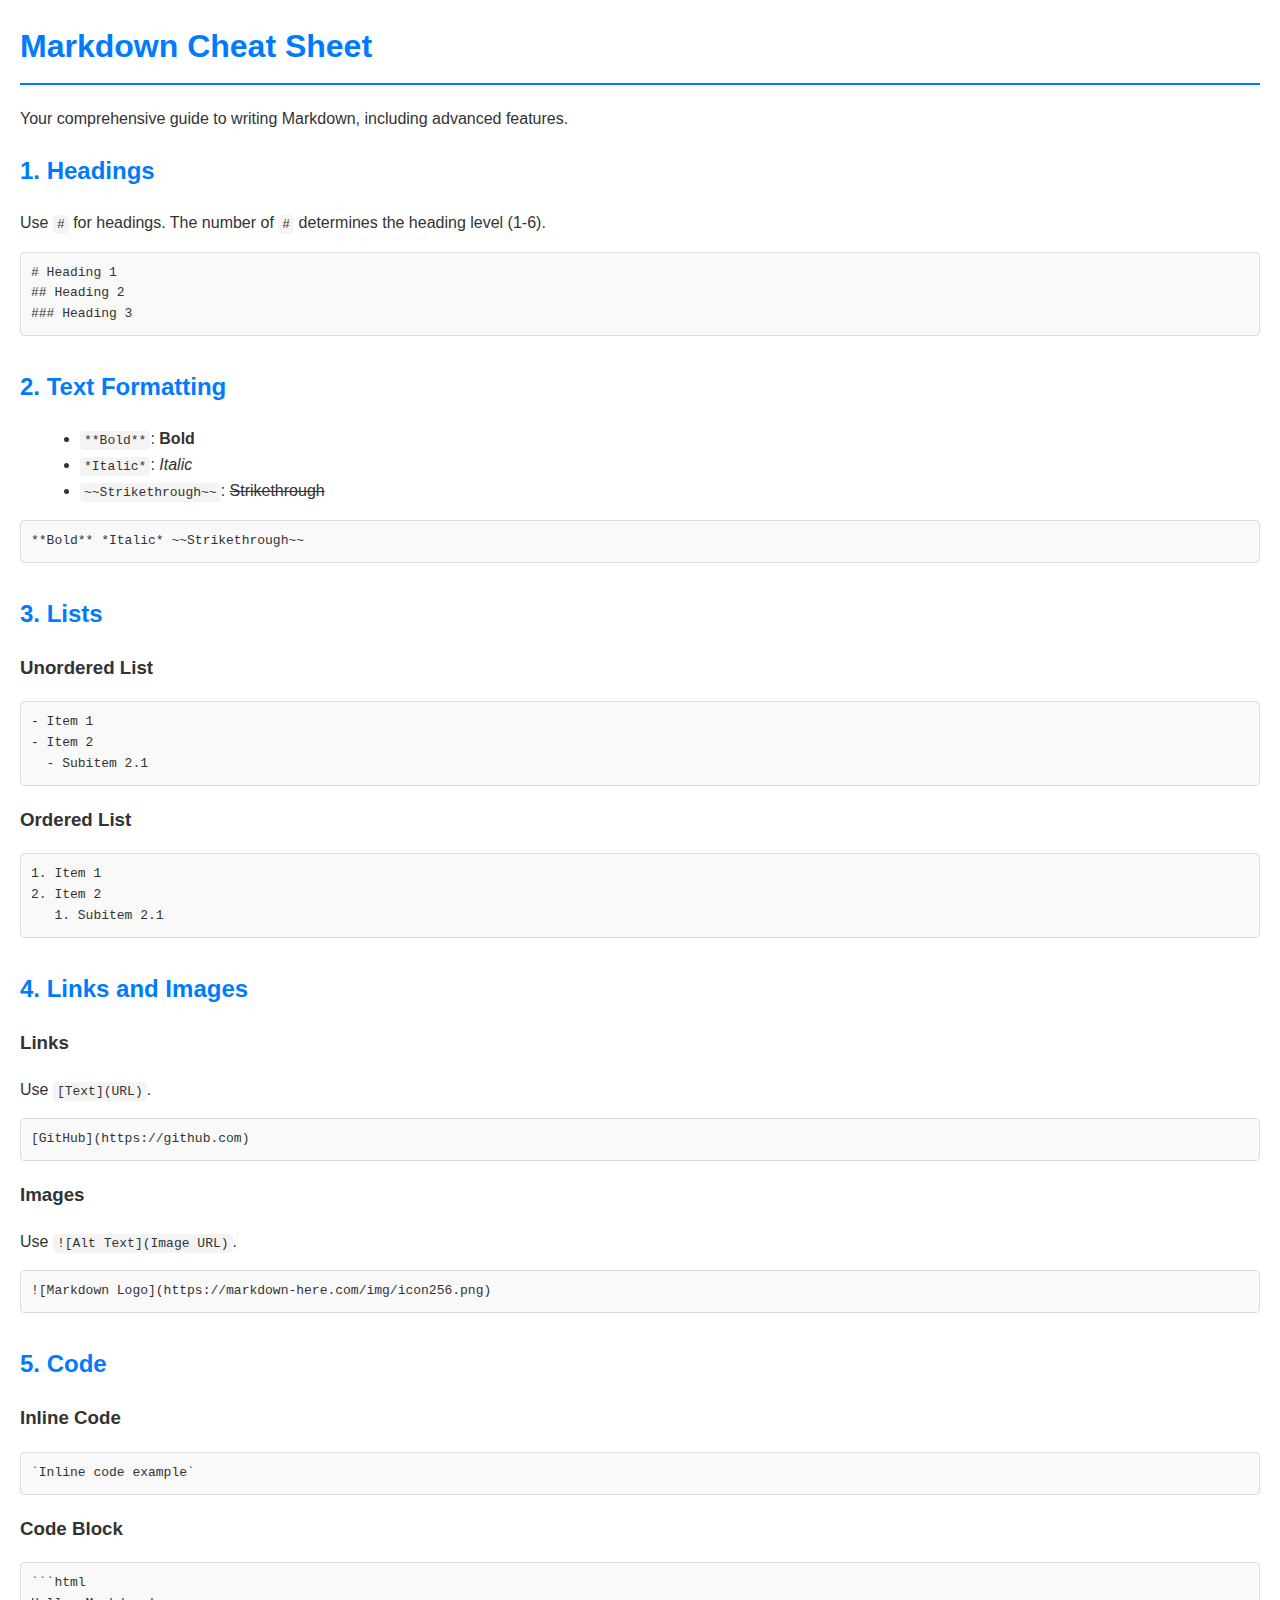
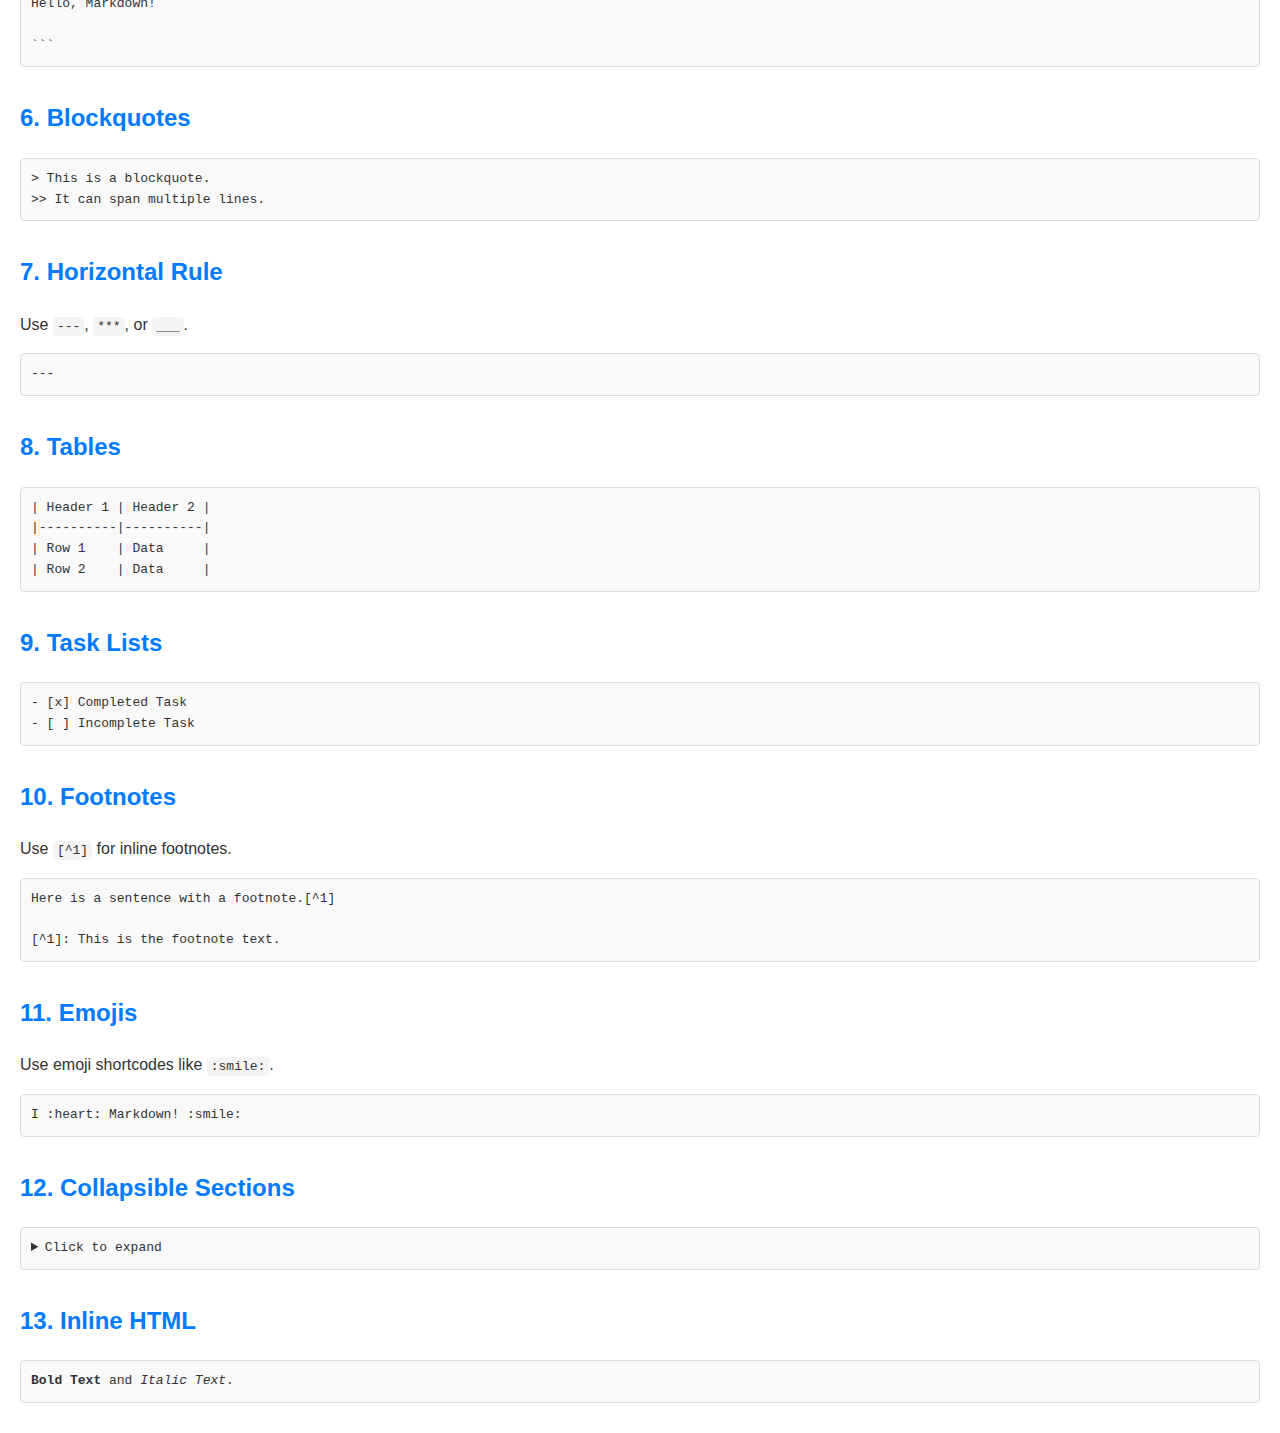
<file: markdown-cheatsheet.html>
<!DOCTYPE html>
<html lang="en">
	<head>
		<meta charset="UTF-8" />
		<meta
			name="viewport"
			content="width=device-width, initial-scale=1.0"
		/>
		<title>Markdown Cheat Sheet</title>
		<style>
			body {
				font-family: Arial, sans-serif;
				line-height: 1.6;
				margin: 20px;
				color: #333;
			}
			h1,
			h2 {
				color: #007bff;
			}
			h1 {
				border-bottom: 2px solid #007bff;
				padding-bottom: 10px;
			}
			pre {
				background: #f9f9f9;
				border: 1px solid #ddd;
				border-radius: 4px;
				padding: 10px;
				overflow-x: auto;
			}
			code {
				background: #f4f4f4;
				padding: 2px 4px;
				border-radius: 4px;
			}
			.section {
				margin-bottom: 2rem;
			}
			ul {
				margin-left: 20px;
			}
		</style>
	</head>
	<body>
		<h1>Markdown Cheat Sheet</h1>
		<p>
			Your comprehensive guide to writing Markdown, including advanced features.
		</p>

		<div class="section">
			<h2>1. Headings</h2>
			<p>
				Use <code>#</code> for headings. The number of <code>#</code> determines
				the heading level (1-6).
			</p>
			<pre>
# Heading 1
## Heading 2
### Heading 3</pre
			>
		</div>

		<div class="section">
			<h2>2. Text Formatting</h2>
			<ul>
				<li><code>**Bold**</code>: <b>Bold</b></li>
				<li><code>*Italic*</code>: <i>Italic</i></li>
				<li><code>~~Strikethrough~~</code>: <del>Strikethrough</del></li>
			</ul>
			<pre>**Bold** *Italic* ~~Strikethrough~~</pre>
		</div>

		<div class="section">
			<h2>3. Lists</h2>
			<h3>Unordered List</h3>
			<pre>
- Item 1
- Item 2
  - Subitem 2.1</pre
			>
			<h3>Ordered List</h3>
			<pre>
1. Item 1
2. Item 2
   1. Subitem 2.1</pre
			>
		</div>

		<div class="section">
			<h2>4. Links and Images</h2>
			<h3>Links</h3>
			<p>Use <code>[Text](URL)</code>.</p>
			<pre>[GitHub](https://github.com)</pre>
			<h3>Images</h3>
			<p>Use <code>![Alt Text](Image URL)</code>.</p>
			<pre>![Markdown Logo](https://markdown-here.com/img/icon256.png)</pre>
		</div>

		<div class="section">
			<h2>5. Code</h2>
			<h3>Inline Code</h3>
			<pre>`Inline code example`</pre>
			<h3>Code Block</h3>
			<pre>```html
<div>Hello, Markdown!</div>
```</pre>
		</div>

		<div class="section">
			<h2>6. Blockquotes</h2>
			<pre>
> This is a blockquote.
>> It can span multiple lines.</pre
			>
		</div>

		<div class="section">
			<h2>7. Horizontal Rule</h2>
			<p>Use <code>---</code>, <code>***</code>, or <code>___</code>.</p>
			<pre>---</pre>
		</div>

		<div class="section">
			<h2>8. Tables</h2>
			<pre>
| Header 1 | Header 2 |
|----------|----------|
| Row 1    | Data     |
| Row 2    | Data     |</pre
			>
		</div>

		<div class="section">
			<h2>9. Task Lists</h2>
			<pre>
- [x] Completed Task
- [ ] Incomplete Task</pre
			>
		</div>

		<div class="section">
			<h2>10. Footnotes</h2>
			<p>Use <code>[^1]</code> for inline footnotes.</p>
			<pre>
Here is a sentence with a footnote.[^1]

[^1]: This is the footnote text.</pre
			>
		</div>

		<div class="section">
			<h2>11. Emojis</h2>
			<p>Use emoji shortcodes like <code>:smile:</code>.</p>
			<pre>I :heart: Markdown! :smile:</pre>
		</div>

		<div class="section">
			<h2>12. Collapsible Sections</h2>
			<pre><details>
  <summary>Click to expand</summary>
  Hidden content here.
</details></pre>
		</div>

		<div class="section">
			<h2>13. Inline HTML</h2>
			<pre><b>Bold Text</b> and <i>Italic Text</i>.</pre>
		</div>
	</body>
</html>
</file>
<file: pdf-style.css>
/* Base CSS Framework for PDF Creation */

@import url("https://fonts.googleapis.com/css2?family=Indie+Flower&display=swap");

/* General Reset */
* {
	margin: 0;
	padding: 0;
	box-sizing: border-box;
}

/* Root Variables */
:root {
	--base-font-size: 12px; /* Default base font size for print */
	--base-line-height: 1.5; /* Line height for readability */
	--font-family: "Calibri", sans-serif; /* Calibri for clean and modern appearance */
	--color-text: #000000; /* Black text for high contrast */
	--color-background: #ffffff; /* White background for printing */
}

/* Body Defaults */
body {
	font-size: var(--base-font-size);
	line-height: var(--base-line-height);
	font-family: var(--font-family);
	color: var(--color-text);
	background-color: var(--color-background);
}

.container {
	width: 100%;
	max-width: 880px;
	margin: 0;
	padding: 0;
}

/* Page Component Styling */
.title {
	display: flex;
	justify-content: space-between;
	align-items: center;
	padding: 0;
	border-bottom: 2px solid #ccc;
	margin-bottom: 5px;
	height: 50px;
}

/* Title Section */
.title .heading {
	font-size: 2rem;
	font-weight: bold;
	color: #333;
}

/* Details Section */
.title .details {
	text-align: right;
	display: flex;
	flex-direction: column;
	justify-content: center;
	align-items: flex-end;
}

/* Individual Lines in Details */
.title .details .date {
	font-size: 1rem;
	color: #666;
}

.title .details .title-info {
	font-size: 1rem;
	font-weight: 600;
	color: #444;
}

/* Content Styling */
.content {
	margin: 0;
	padding: 0;
	height: 970px;
}

/* Footer Styling */
.footer {
	display: flex;
	justify-content: space-between;
	align-items: start; /* Ensures vertical centering */
	padding: 0;
	border-top: 2px solid #ccc;
	margin-top: 5px;
	padding-top: 3px;
	height: 35px;
}

.footer .info {
	display: flex;
	align-items: start; /* Vertically center items within .info */
	font-weight: bold;
	color: #333;
	width: 50%;
	margin: 2px 0 0 0;
	padding: 0;
}

.footer .info img {
	display: flex;
	align-items: center;
	width: 30px;
	height: 30px;
	/* border-radius: 50%; */
	margin-right: 6px;
}

.footer .info p {
	margin: 0;
	margin-top: 2px;
	font-size: 0.9rem;
	line-height: 1.1;
}

.footer .info p span {
	font-size: 0.6rem;
	font-weight: 300;
	color: #666;
	display: block;
	white-space: normal;
}

.footer .page {
	text-align: right;
	display: flex;
	align-items: start;
	justify-content: flex-end;
	margin: 0;
	padding: 0;
}

/* Typography Scale */
h1,
h2,
h3,
h4,
h5,
h6 {
	margin-bottom: 0.5rem;
	font-family: var(--font-family);
}

h1 {
	font-size: 2rem; /* Example: 24px if base is 12px */
}

h2 {
	font-size: 1.75rem; /* Example: 21px */
}

h3 {
	font-size: 1.5rem; /* Example: 18px */
}

h4 {
	font-size: 1.25rem; /* Example: 15px */
}

h5 {
	font-size: 1rem; /* Example: 12px */
}

h6 {
	font-size: 0.875rem; /* Example: 10.5px */
}

p {
	margin-bottom: 1rem;
	font-size: 1rem; /* Base font size */
}

/* Text Utilities */

/* Text Weight */
.text-bold {
	font-weight: bold;
}
.text-normal {
	font-weight: normal;
}
.text-light {
	font-weight: 300;
}

/* Text Style */
.text-italic {
	font-style: italic;
}
.text-underline {
	text-decoration: underline;
}
.text-uppercase {
	text-transform: uppercase;
}
.text-lowercase {
	text-transform: lowercase;
}
.text-capitalize {
	text-transform: capitalize;
}

/* Horizontal Alignment */
.text-left {
	text-align: left;
}

.text-center {
	text-align: center;
}

.text-right {
	text-align: right;
}

.text-justify {
	text-align: justify;
}

/* Vertical Alignment */
.align-top {
	vertical-align: top;
}

.align-middle {
	vertical-align: middle;
}

.align-bottom {
	vertical-align: bottom;
}

/* Font Sizes */
.text-xs {
	font-size: 0.75rem;
}
.text-sm {
	font-size: 0.875rem;
}
.text-base {
	font-size: 1rem;
}
.text-lg {
	font-size: 1.125rem;
}
.text-xl {
	font-size: 1.25rem;
}

/* Line Heights */
.leading-none {
	line-height: 1;
}
.leading-tight {
	line-height: 1.25;
}
.leading-normal {
	line-height: 1.5;
}
.leading-loose {
	line-height: 2;
}

/* Letter Spacing */
.tracking-tighter {
	letter-spacing: -0.05em;
}
.tracking-tight {
	letter-spacing: -0.025em;
}
.tracking-normal {
	letter-spacing: 0;
}
.tracking-wide {
	letter-spacing: 0.025em;
}
.tracking-wider {
	letter-spacing: 0.05em;
}

/* Full Content Alignment (Flexbox) */
.flex-container {
	display: flex;
	align-items: flex-start; /* Default vertical alignment */
	justify-content: flex-start; /* Default horizontal alignment */
}

/* Horizontal Alignment in Flexbox */
.justify-start {
	justify-content: flex-start;
}

.justify-center {
	justify-content: center;
}

.justify-end {
	justify-content: flex-end;
}

.justify-between {
	justify-content: space-between;
}

.justify-around {
	justify-content: space-around;
}

.justify-evenly {
	justify-content: space-evenly;
}

/* Vertical Alignment in Flexbox */
.align-start {
	align-items: flex-start;
}

.align-center {
	align-items: center;
}

.align-end {
	align-items: flex-end;
}

.align-stretch {
	align-items: stretch;
}

/* Utility for Centering Both Vertically and Horizontally */
.center-content {
	display: flex;
	justify-content: center;
	align-items: center;
	height: 100%; /* Requires parent height */
}

/* Spacing Utilities */

/* Margins  */
.m-0 {
	margin: 0 !important;
}
.m-1 {
	margin: 0.25rem !important;
}
.m-2 {
	margin: 0.5rem !important;
}
.m-3 {
	margin: 0.75rem !important;
}
.m-4 {
	margin: 1rem !important;
}
.m-5 {
	margin: 1.25rem !important;
}

/* Top margin */
.mt-0 {
	margin-top: 0 !important;
}
.mt-1 {
	margin-top: 0.25rem !important;
}
.mt-2 {
	margin-top: 0.5rem !important;
}
.mt-3 {
	margin-top: 0.75rem !important;
}
.mt-4 {
	margin-top: 1rem !important;
}
.mt-5 {
	margin-top: 1.25rem !important;
}

/* Right margin */
.mr-0 {
	margin-right: 0 !important;
}
.mr-1 {
	margin-right: 0.25rem !important;
}
.mr-2 {
	margin-right: 0.5rem !important;
}
.mr-3 {
	margin-right: 0.75rem !important;
}
.mr-4 {
	margin-right: 1rem !important;
}
.mr-5 {
	margin-right: 1.25rem !important;
}

/* Bottom margin */
.mb-0 {
	margin-bottom: 0 !important;
}
.mb-1 {
	margin-bottom: 0.25rem !important;
}
.mb-2 {
	margin-bottom: 0.5rem !important;
}
.mb-3 {
	margin-bottom: 0.75rem !important;
}
.mb-4 {
	margin-bottom: 1rem !important;
}
.mb-5 {
	margin-bottom: 1.25rem !important;
}

/* Left margin */
.ml-0 {
	margin-left: 0 !important;
}
.ml-1 {
	margin-left: 0.25rem !important;
}
.ml-2 {
	margin-left: 0.5rem !important;
}
.ml-3 {
	margin-left: 0.75rem !important;
}
.ml-4 {
	margin-left: 1rem !important;
}
.ml-5 {
	margin-left: 1.25rem !important;
}

/* Layout */
.container {
	width: 100%;
	max-width: 21cm; /* A4 paper width */
	padding: 1rem;
	margin: auto;
}

.row {
	display: flex;
	flex-wrap: wrap;
	margin: 0 -0.5rem;
}

.col {
	flex: 1;
	padding: 0 0.5rem;
}

.col-6 {
	flex: 0 0 50%;
}

.col-4 {
	flex: 0 0 33.33%;
}

.col-3 {
	flex: 0 0 25%;
}

/* Table Styling */
table {
	width: 100%;
	border-collapse: collapse;
	margin-bottom: 1rem;
}

th,
td {
	padding: 0.5rem;
	border: 1px solid #000;
	text-align: left;
	vertical-align: top;
	word-wrap: break-word;
}

thead th {
	background-color: #f0f0f0;
	font-weight: bold;
}

/* Small Table Styles */
.table-sm {
	margin-bottom: 0.8rem;
}

.table-sm th,
.table-sm td {
	padding: 0.3rem !important; /* Reduced padding for a tighter layout */
}

/* Extra Small Table Styles */
.table-xs {
	margin-bottom: 0.6rem;
}

.table-xs th,
.table-xs td {
	padding: 0.1rem !important; /* Reduced padding for a tighter layout */
}

/* Striped Rows */
.table-striped tbody tr:nth-child(odd) {
	background-color: #f9f9f9; /* Light grey background for odd rows */
}

.table-striped tbody tr:nth-child(even) {
	background-color: #ffffff; /* White background for even rows */
}

/* Printable Form Styling */
.printable-form {
	display: flex;
	flex-direction: column;
	gap: 0;
	font-size: 12px;
	line-height: 1;
	border: 1px solid #000;
	border-radius: 5px;
	padding: 0;
	margin: 0 0 1rem 0;
}

.form-row {
	display: flex;
	flex-wrap: nowrap;
	border-bottom: 1px solid #000;
	min-height: 2.5rem;
	margin: 0;
	padding: 0;
}

.form-cell {
	display: flex;
	flex-direction: column;
	flex: 1;
	text-align: left;
	border-right: 1px solid #000;
	margin: 0;
	padding: 0.2rem;
}

.form-cell:last-child {
	border-right: none;
}

.field-title {
	font-weight: bold;
	text-transform: uppercase;
	font-size: 0.8rem;
	vertical-align: top;
	margin: 0;
	padding: 0;
}

.font-handwriting {
	margin-top: 0.25rem;
	font-family: "Indie Flower", cursive;
	font-size: 1.1rem; /* Adjust size as needed for readability */
}

.medium-row {
	display: flex;
	flex-direction: column;
	min-height: 2.5rem;
	align-items: flex-start;
	border-bottom: none;
	margin: 0;
	padding: 0.2rem;
}

.large-row {
	display: flex;
	flex-direction: column;
	min-height: 5rem;
	align-items: flex-start;
	border-bottom: none;
	margin: 0;
	padding: 0.2rem;
}

/* Instruction Text */
.instruction-text {
	text-transform: capitalize;
	font-size: 0.6rem; /* Smaller font size */
	color: gray; /* Gray text */
	font-style: italic; /* Italic style */
	float: right; /* Float to the right of the parent element */
	margin-left: 1rem; /* Optional spacing from the title */
	font-weight: normal;
}

/* Percentage Width Utilities */
.w-10 {
	flex: 0 0 10%;
	max-width: 10%;
}

.w-15 {
	flex: 0 0 15%;
	max-width: 15%;
}

.w-20 {
	flex: 0 0 20%;
	max-width: 20%;
}

.w-25 {
	flex: 0 0 25%;
	max-width: 25%;
}

.w-30 {
	flex: 0 0 30%;
	max-width: 30%;
}

.w-33 {
	flex: 0 0 33.33%;
	max-width: 33.33%;
}

.w-40 {
	flex: 0 0 40%;
	max-width: 40%;
}

.w-50 {
	flex: 0 0 50%;
	max-width: 50%;
}

.w-60 {
	flex: 0 0 60%;
	max-width: 60%;
}

.w-66 {
	flex: 0 0 66.66%;
	max-width: 66.66%;
}

.w-75 {
	flex: 0 0 75%;
	max-width: 75%;
}

.w-80 {
	flex: 0 0 80%;
	max-width: 80%;
}

.w-90 {
	flex: 0 0 90%;
	max-width: 90%;
}

.w-100 {
	flex: 0 0 100%;
	max-width: 100%;
}

/* CHART STYLE */
:root {
	/* Color Variables */
	--color-sky-blue: #4fc3f7;
	--color-amber: #ffc107;
	--color-emerald-green: #4caf50;
	--color-tomato-red: #ff5722;
	--color-purple-orchid: #9c27b0;
	--color-cool-gray: #607d8b;
	--color-sunset-orange: #ff7043;
	--color-cyan: #00bcd4;
	--color-golden-yellow: #ffeb3b;
	--color-indigo: #3f51b5;
}

/* Reusable Color Classes */
.bg-sky-blue {
	background-color: var(--color-sky-blue);
}

.bg-amber {
	background-color: var(--color-amber);
}

.bg-emerald-green {
	background-color: var(--color-emerald-green);
}

.bg-tomato-red {
	background-color: var(--color-tomato-red);
}

.bg-purple-orchid {
	background-color: var(--color-purple-orchid);
}

.bg-cool-gray {
	background-color: var(--color-cool-gray);
}

.bg-sunset-orange {
	background-color: var(--color-sunset-orange);
}

.bg-cyan {
	background-color: var(--color-cyan);
}

.bg-golden-yellow {
	background-color: var(--color-golden-yellow);
}

.bg-indigo {
	background-color: var(--color-indigo);
}

/* Bar Chart */
.bar-chart-container {
	display: flex;
	align-items: flex-start;
	gap: 1rem;
}

.bar-chart {
	display: flex;
	align-items: flex-end;
	gap: 0.5rem;
	height: 200px;
	border-left: 2px solid black;
	border-bottom: 2px solid black;
	padding: 10px;
}

.bar {
	width: 40px;
	height: var(--bar-height);
	color: white;
	text-align: center;
	line-height: 1.5;
	display: flex;
	justify-content: center;
	align-items: flex-end;
	align-items: center; /* Centers the item vertically */
}

.bar-legend {
	display: flex;
	flex-direction: column;
	gap: 0.5rem;
}

.bar-legend div {
	display: flex;
	align-items: center;
	font-size: 0.875rem;
}

.bar-legend-color {
	width: 16px;
	height: 16px;
	display: inline-block;
	margin-right: 0.5rem;
	border-radius: 4px;
}

/* Pie Chart */
.pie-chart-container {
	display: flex;
	gap: 1rem;
}

.pie-chart {
	width: 150px;
	height: 150px;
	border-radius: 50%;
	background: conic-gradient(
		var(--color-purple-orchid) 0% 40%,
		var(--color-cool-gray) 40% 75%,
		var(--color-sunset-orange) 75% 100%
	);
}

.pie-legend {
	display: flex;
	flex-direction: column;
	gap: 0.5rem;
}

.pie-legend div {
	display: flex;
	align-items: center;
	font-size: 0.875rem;
}

.pie-legend-color {
	width: 16px;
	height: 16px;
	display: inline-block;
	margin-right: 0.5rem;
	border-radius: 4px;
}

/* Line Chart */
.line-chart-container {
	display: flex;
	gap: 1rem;
}

.line-chart {
	position: relative;
	width: 80%;
	height: 200px;
	border-left: 2px solid black;
	border-bottom: 2px solid black;
	margin: 20px;
}

.line-point {
	position: absolute;
	width: 10px;
	height: 10px;
	border-radius: 50%;
	transform: translate(-50%, -50%);
}

.line-legend {
	display: flex;
	flex-direction: column;
	gap: 0.5rem;
}

.line-legend div {
	display: flex;
	align-items: center;
	font-size: 0.875rem;
}

.line-legend-color {
	width: 16px;
	height: 16px;
	display: inline-block;
	margin-right: 0.5rem;
	border-radius: 4px;
}

/* Donut Chart */
.donut-chart {
	display: flex;
	justify-content: center;
	align-items: center;
}

.donut {
	position: relative;
	width: 150px;
	height: 150px;
	border-radius: 50%;
	background: conic-gradient(
		var(--color-indigo) 0% calc(var(--percent) * 1%),
		#ccc calc(var(--percent) * 1%) 100%
	);
	display: flex;
	justify-content: center;
	align-items: center;
	color: #333;
	font-size: 1.2rem;
	font-weight: bold;
}

/* Heat Map */
.heatmap td {
	width: 50px;
	height: 50px;
	text-align: center;
	background-color: hsl(0, 50%, calc(100% - var(--value) * 1%));
	color: white;
}

/* Text Color */
.text-primary {
	color: var(--color-primary, #007bff);
}
.text-secondary {
	color: var(--color-secondary, #6c757d);
}
.text-success {
	color: var(--color-success, #28a745);
}
.text-danger {
	color: var(--color-danger, #dc3545);
}
.text-warning {
	color: var(--color-warning, #ffc107);
}
.text-info {
	color: var(--color-info, #17a2b8);
}
.text-dark {
	color: var(--color-dark, #343a40);
}
.text-light {
	color: var(--color-light, #f8f9fa);
}

/* Border Utilities */

/* Border Sides */
.border {
	border: 1px solid var(--border-color, #ddd);
}
.border-top {
	border-top: 1px solid var(--border-color, #ddd);
}
.border-right {
	border-right: 1px solid var(--border-color, #ddd);
}
.border-bottom {
	border-bottom: 1px solid var(--border-color, #ddd);
}
.border-left {
	border-left: 1px solid var(--border-color, #ddd);
}

/* Border Radius */
.rounded {
	border-radius: 0.25rem;
}
.rounded-circle {
	border-radius: 50%;
}
.rounded-pill {
	border-radius: 50rem;
}

/* Border Colors */
.border-primary {
	border-color: var(--color-primary, #007bff);
}
.border-secondary {
	border-color: var(--color-secondary, #6c757d);
}
.border-success {
	border-color: var(--color-success, #28a745);
}
.border-danger {
	border-color: var(--color-danger, #dc3545);
}
.border-warning {
	border-color: var(--color-warning, #ffc107);
}
.border-info {
	border-color: var(--color-info, #17a2b8);
}
.border-dark {
	border-color: var(--color-dark, #343a40);
}
.border-light {
	border-color: var(--color-light, #f8f9fa);
}

/* Border Widths */
.border-thin {
	border-width: 1px;
}
.border-thick {
	border-width: 3px;
}
.border-extra-thick {
	border-width: 5px;
}

/* ===== Background Utilities ===== */
.bg-primary {
	background-color: var(--color-primary, #007bff);
	color: #fff; /* Ensure contrast */
}
.bg-secondary {
	background-color: var(--color-secondary, #6c757d);
	color: #fff;
}
.bg-success {
	background-color: var(--color-success, #28a745);
	color: #fff;
}
.bg-danger {
	background-color: var(--color-danger, #dc3545);
	color: #fff;
}
.bg-warning {
	background-color: var(--color-warning, #ffc107);
	color: #212529; /* Dark text for better contrast */
}
.bg-info {
	background-color: var(--color-info, #17a2b8);
	color: #fff;
}
.bg-dark {
	background-color: var(--color-dark, #343a40);
	color: #fff;
}
.bg-light {
	background-color: var(--color-light, #f8f9fa);
	color: #212529;
}

/* Visibility */
.visible {
	visibility: visible;
}
.invisible {
	visibility: hidden;
}

/* Hover Effects */
.hover-underline:hover {
	text-decoration: underline;
}
.hover-scale:hover {
	transform: scale(1.05);
}
.hover-shadow:hover {
	box-shadow: 0px 4px 6px rgba(0, 0, 0, 0.2);
}

/* Focus States */
.focus-outline {
	outline: 2px solid var(--color-primary, #007bff);
}
.focus-outline-none {
	outline: none;
}

/* Z-Index */
.z-0 {
	z-index: 0;
}
.z-10 {
	z-index: 10;
}
.z-50 {
	z-index: 50;
}
.z-auto {
	z-index: auto;
}

/* Display Utilities */
.d-inline {
	display: inline;
}
.d-block {
	display: block;
}
.d-inline-block {
	display: inline-block;
}
.d-none {
	display: none;
}

/* Shadow Utilities */
.shadow-sm {
	box-shadow: 0px 1px 2px rgba(0, 0, 0, 0.1);
}
.shadow {
	box-shadow: 0px 4px 6px rgba(0, 0, 0, 0.1);
}
.shadow-lg {
	box-shadow: 0px 10px 15px rgba(0, 0, 0, 0.2);
}
.shadow-none {
	box-shadow: none;
}

/* Cursor Styles */
.cursor-pointer {
	cursor: pointer;
}
.cursor-default {
	cursor: default;
}
.cursor-wait {
	cursor: wait;
}
.cursor-not-allowed {
	cursor: not-allowed;
}

/* Overflow Handling */
.overflow-hidden {
	overflow: hidden;
}
.overflow-scroll {
	overflow: scroll;
}
.overflow-auto {
	overflow: auto;
}

/* Opacity */
.opacity-0 {
	opacity: 0;
}
.opacity-50 {
	opacity: 0.5;
}
.opacity-100 {
	opacity: 1;
}

/* Widths and Heights */
.w-full {
	width: 100%;
}
.h-full {
	height: 100%;
}
.max-w-screen {
	max-width: 100vw;
}
.max-h-screen {
	max-height: 100vh;
}

/* Print Optimization */
@media print {
	body {
		margin: 1cm;
	}

	.no-print {
		display: none;
	}
}

/* General Debugging Outline for All Levels */
.dbb {
	outline: 1px solid red; /* Default outline for elements */
	outline-offset: -1px; /* Align the outline with the element's edge */
}

/* Nested Level Colors */
.dbb > .dbb {
	outline-color: blue;
}

.dbb > .dbb > .dbb {
	outline-color: green;
}

.dbb > .dbb > .dbb > .dbb {
	outline-color: purple;
}
</file>
